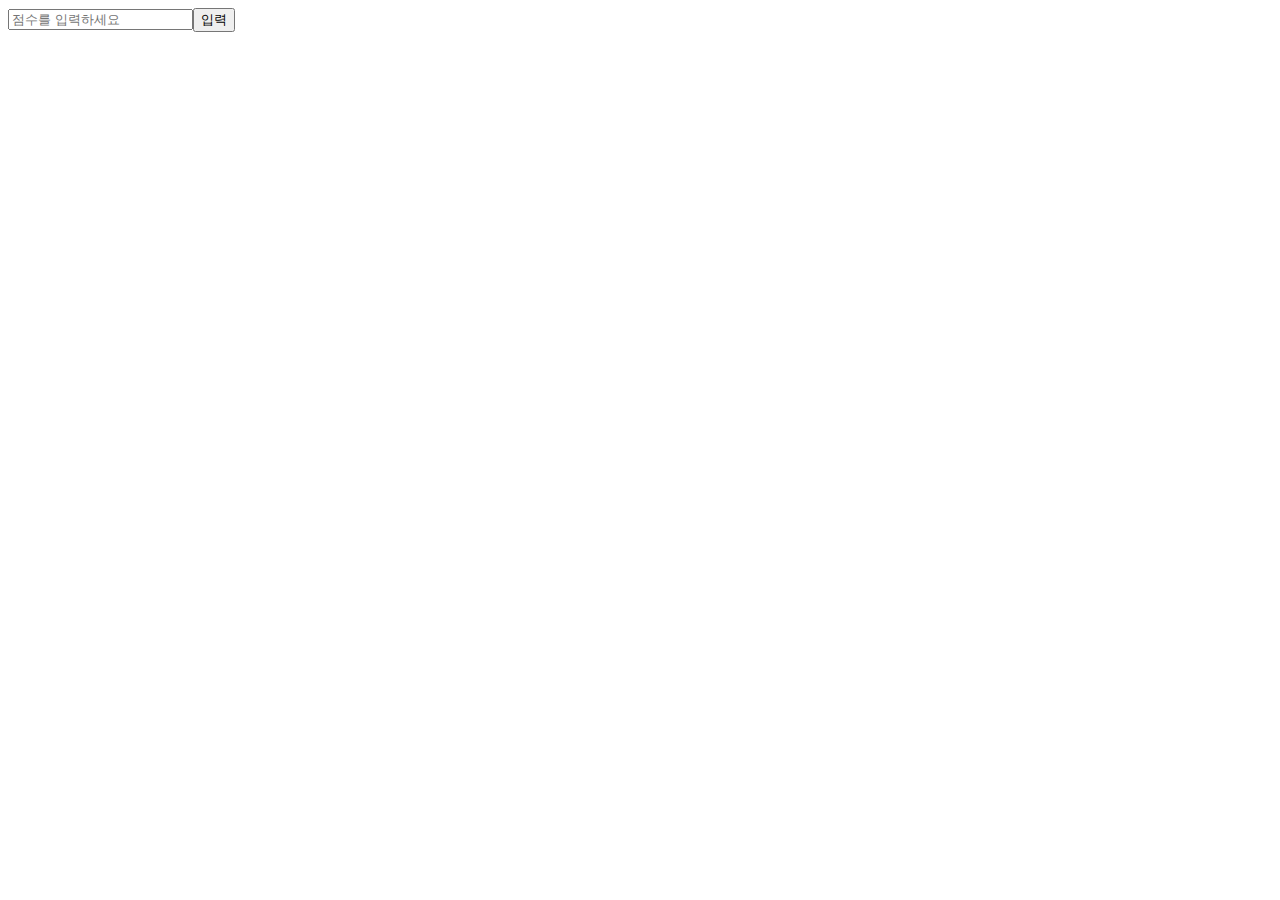
<file: index.html>
<!DOCTYPE html>
<html lang="en">
<head>
    <meta charset="UTF-8">
    <meta name="viewport" content="width=device-width, initial-scale=1.0">
    <title>Document</title>
    <style>
        .grade{
            font-size: 3vw;
            font-weight: bold;
        }
    </style>
</head>
<body>
    <div class="score"><input type="text" placeholder="점수를 입력하세요"><button type="button">입력</button></div>
    <p class="grade"></p>
    <script>
        const score = document.querySelector(".score input");
        const submit = document.querySelector(".score button");
        const grade = document.querySelector('.grade');

        submit.addEventListener('click',function(){
            gradeResult(score.value);
        })

        function gradeResult(value){
            grade.innerText = '';
            
            let pm = value%10;

            if(value == 100){
                grade.innerText = '+A';
                return;
            }else if(60 <= value ){
                if(0 <= pm && pm <= 2){
                    grade.innerText = '-';
                }else if(8 <= pm && pm <= 9 && value == 100){
                    grade.innerText = '+';
                }
            }

            if(90 <= value && value <= 100){
                grade.innerText += 'A';
            }else if(80 <= value && value <= 89){
                grade.innerText += 'B';
            }else if(70 <= value && value <= 79){
                grade.innerText += 'C';
            }else if(60 <= value && value <= 69){
                grade.innerText += 'D';
            }else if(0 <= value && value <= 59){
                grade.innerText += 'F';
            }else{
                grade.innerText = 'INVALID SCORE';
            }
            
        }
    </script>
</body>
</html>
</file>
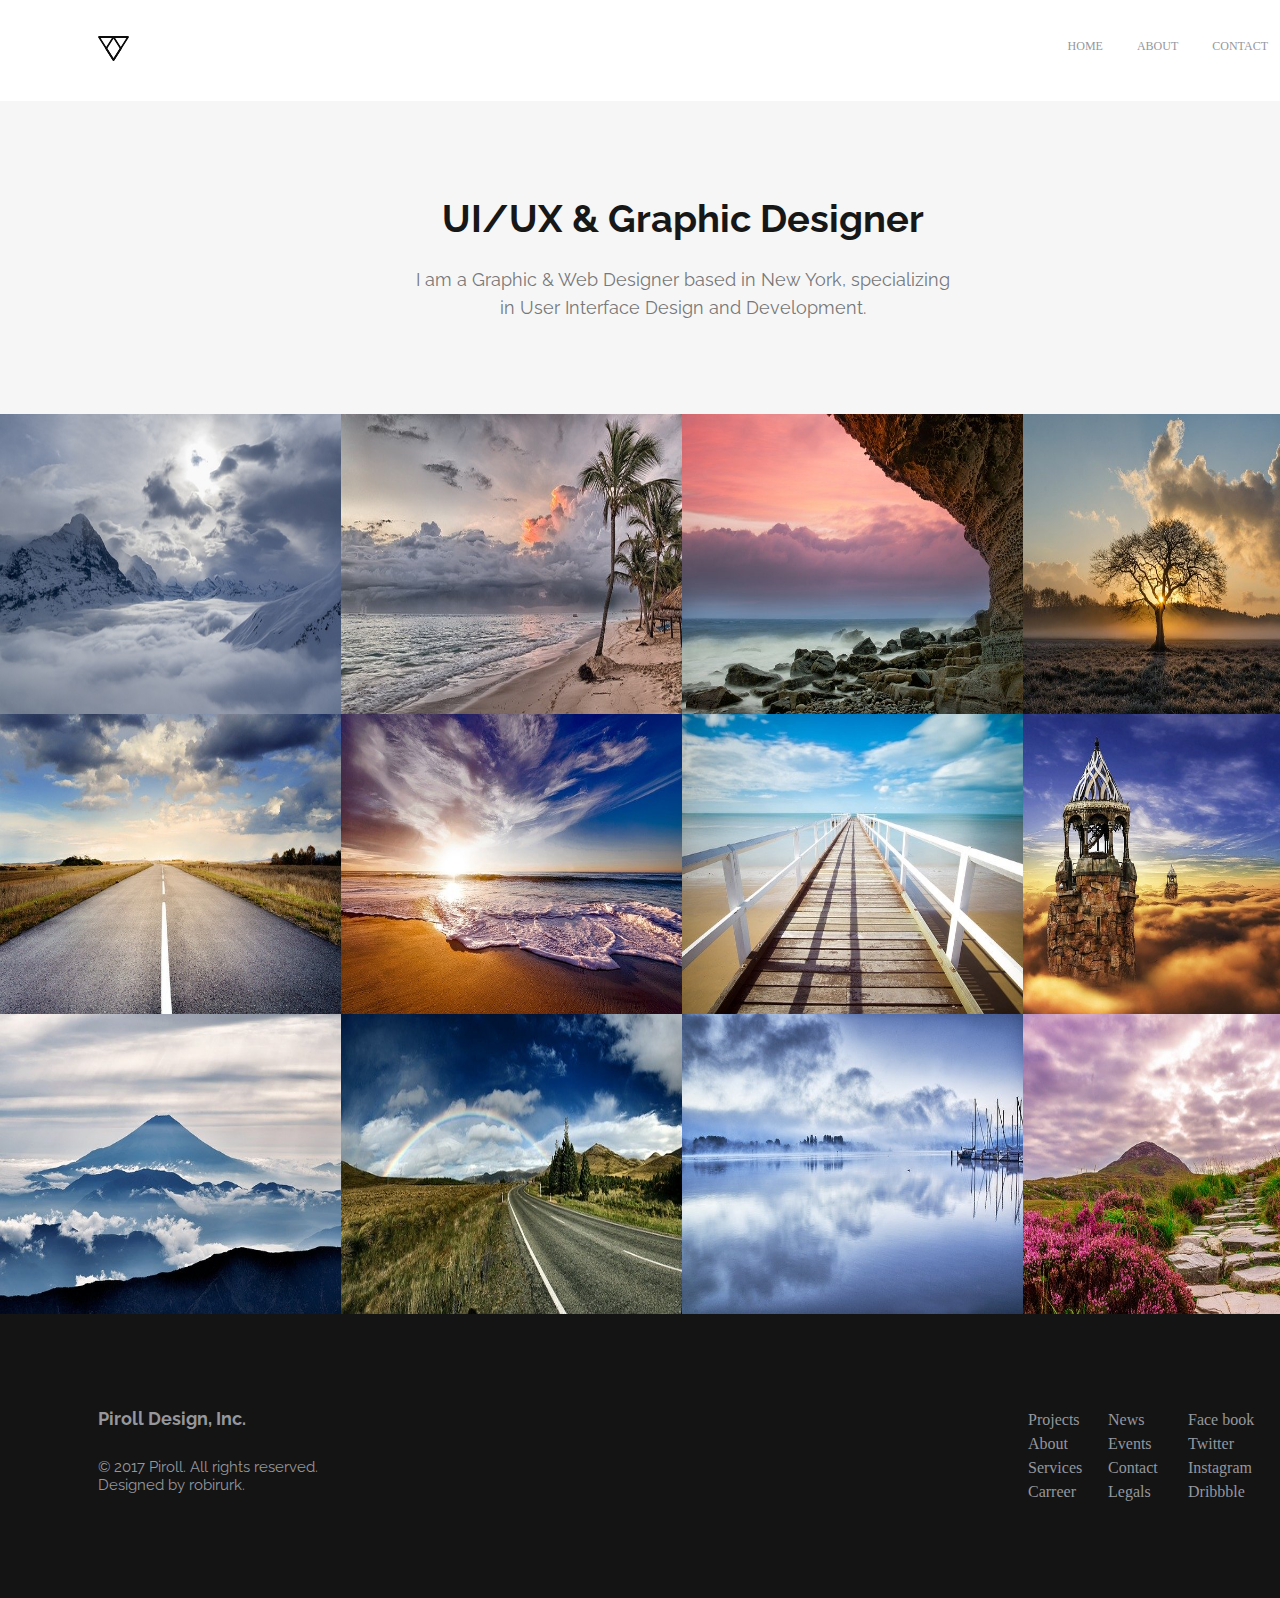
<file: html5_1step(+img,animation)/index.html>
<!DOCTYPE html>
<html lang="en">
    <head>
        <meta charset="UTF-8" />
        <title>Document</title>
        <link href="css/style.css" rel="stylesheet" />
    </head>

    <body>
        <div id="wrap">
            <header>
                <h1>
                    <a href="#"><img src="img/logo.png" alt=""/></a>
                </h1>
                <nav>
                    <ul>
                        <li><a href="#">home</a></li>
                        <li><a href="#">about</a></li>
                        <li><a href="#">contact</a></li>
                    </ul>
                </nav>
            </header>
            <section>
                <article class="visual">
                    <h2>UI/UX & Graphic Designer</h2>
                    <p>
                        I am a Graphic & Web Designer based in New York, specializing
                        <br />
                        in User Interface Design and Development.
                    </p>
                </article>
                <article class="box">
                    <ul>
                        <li><img src="img/img1.jpg" alt=""></li>
                        <li><img src="img/img2.jpg" alt=""></li>
                        <li><img src="img/img3.jpg" alt=""></li>
                        <li><img src="img/img4.jpg" alt=""></li>
                    </ul>
                    <ul>
                        <li><img src="img/img5.jpg" alt=""></li>
                        <li><img src="img/img6.jpg" alt=""></li>
                        <li><img src="img/img7.jpg" alt=""></li>
                        <li><img src="img/img8.jpg" alt=""></li>
                    </ul>
                    <ul>
                        <li><img src="img/img9.jpg" alt=""></li>
                        <li><img src="img/img10.jpg" alt=""></li>
                        <li><img src="img/img11.jpg" alt=""></li>
                        <li><img src="img/img12.jpg" alt=""></li>
                    </ul>
                </article>
            </section>
            <footer>
                <div>
                    <h2>Piroll Design, Inc.</h2>
                    <p>
                        &copy; 2017 Piroll. All rights reserved.<br />
                        Designed by robirurk.
                    </p>
                </div>
                <nav>
                    <ul>
                        <li>Projects</li>
                        <li>About</li>
                        <li>Services</li>
                        <li>Carreer</li>
                    </ul>
                    <ul>
                        <li>News</li>
                        <li>Events</li>
                        <li>Contact</li>
                        <li>Legals</li>
                    </ul>
                    <ul>
                        <li>Face book</li>
                        <li>Twitter</li>
                        <li>Instagram</li>
                        <li>Dribbble</li>
                    </ul>
                </nav>
            </footer>
        </div>
    </body>
</html>
</file>
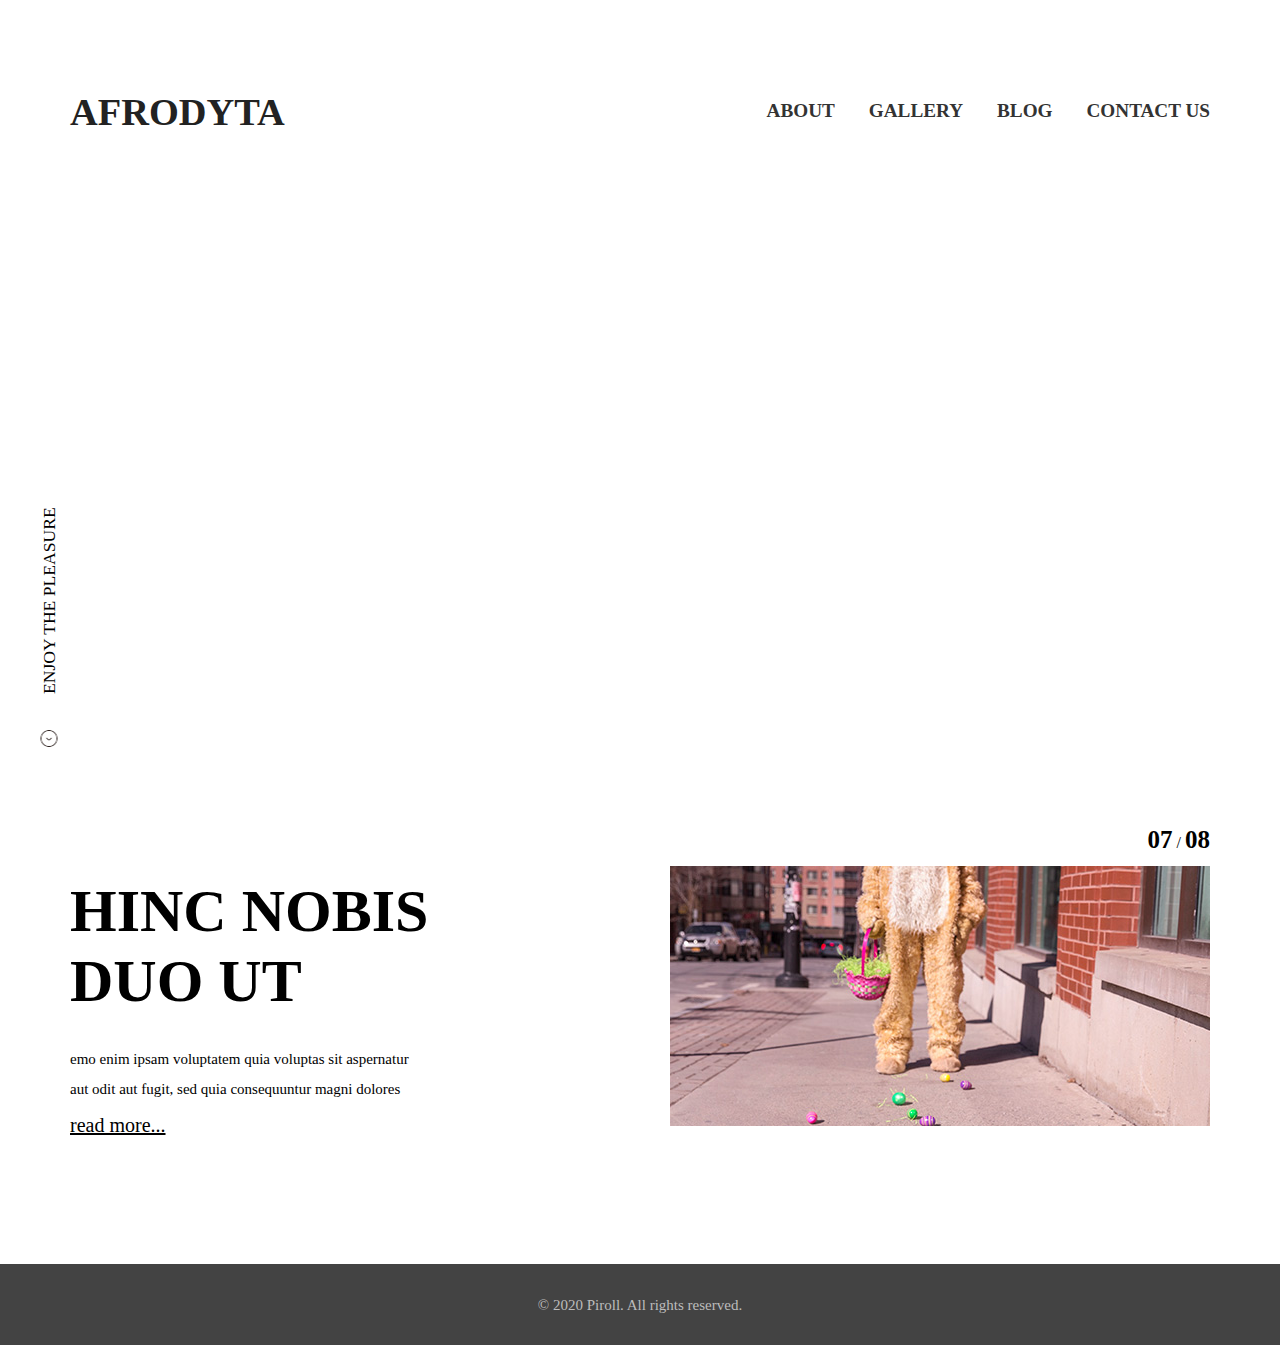
<file: html5_all_site2/index.html>
<!DOCTYPE html>
<html lang="en">
    <head>
        <meta charset="UTF-8" />
        <title>Document</title>
        <link href="css/style.css" rel="stylesheet" />
    <body>
        <header>
            <article>
                <h1>afrodyta</h1>
                <nav>
                    <a href="#">about</a>
                    <a href="#">gallery</a>
                    <a href="#">blog</a>
                    <a href="#">contact us</a>
                </nav>
            </article>
        </header>
        <section>
            <article class="spot">
                <figure>
                    <img src="img/img1.jpg" alt="">
                    <figcaption>
                        <span>free</span>
                        <span>template</span>
                    </figcaption>
                    
                </figure>
                <p>ENJOY THE PLEASURE</p>
            </article>
            <article class="spot2">
                <ul>
                    <li>
                        <div class="left">
                            <strong>Hinc nobis
                                duo ut
                            </strong>
                            <P>emo enim ipsam voluptatem quia voluptas sit aspernatur
                            aut odit aut fugit, sed quia consequuntur magni dolores </P>
                            <a href="#">read more...</a>
                            </div>
                        <div class="right">
                            <img src="img/img2.jpg" alt="">
                        </div>
                    </li>
                </ul>
                <div class="num">
                    <code>07</code> / <code>08</code>
                </div>
            </article>
        </section>
        <footer>
            <p>&copy; 2020 Piroll. All rights reserved.</p>
        </footer>
    </body>
</html>
</file>
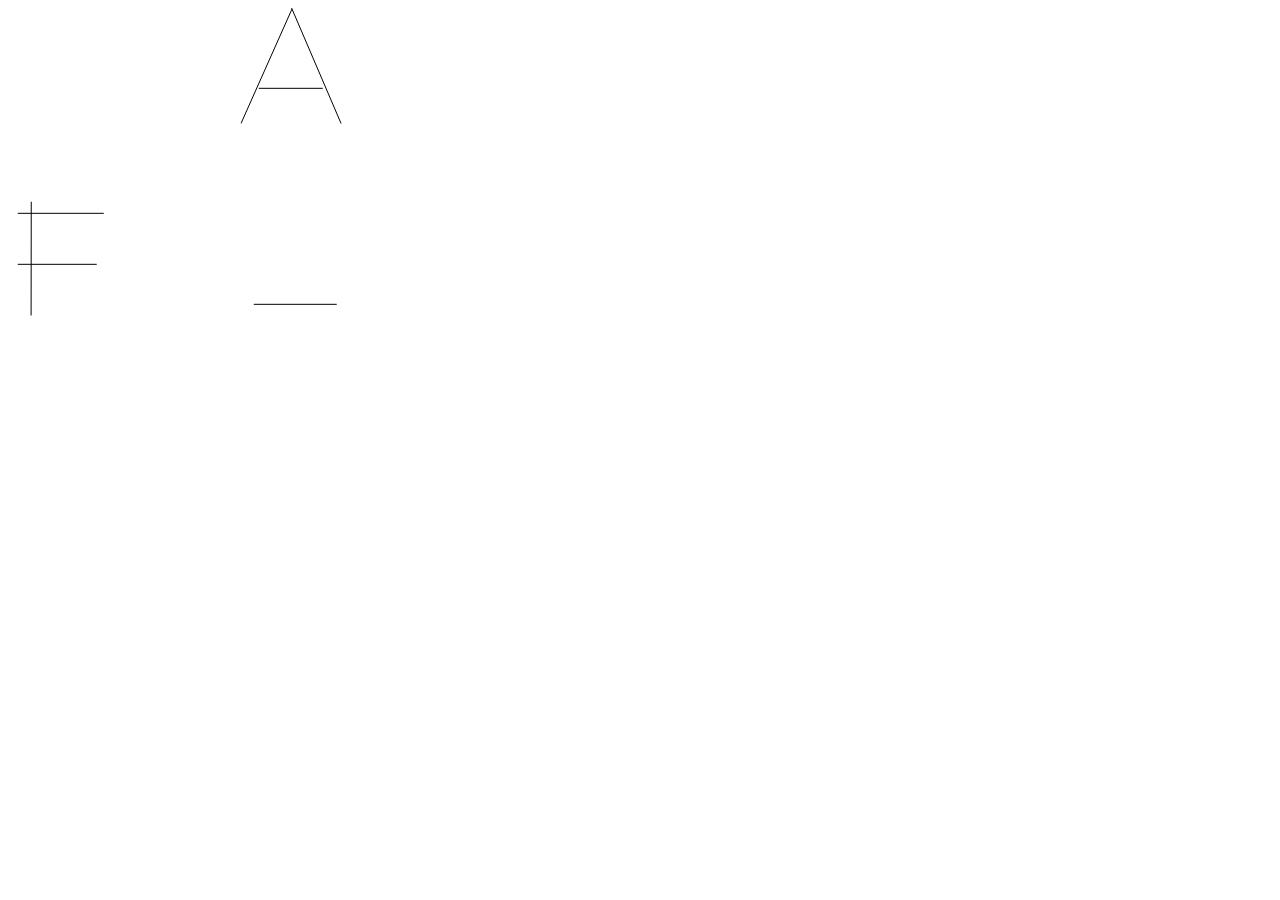
<file: svg/index.html>
<!DOCTYPE html>
<html lang="en">

<head>
    <meta charset="UTF-8">
    <meta name="viewport" content="width=device-width, initial-scale=1.0">
    <title>Document</title>
</head>

<body>
    <svg version="1.1" id="Layer_1" xmlns="http://www.w3.org/2000/svg" xmlns:xlink="http://www.w3.org/1999/xlink"
        x="0px" y="0px" width="560.759px" height="315.826px" viewBox="0 0 560.759 315.826"
        enable-background="new 0 0 560.759 315.826" xml:space="preserve">
        <line fill="none" stroke="#000000" stroke-miterlimit="10" x1="23.259" y1="193.745" x2="23.092" y2="307.493"/>
        <line fill="none" stroke="#000000" stroke-miterlimit="10" x1="9.759" y1="256.326" x2="88.759" y2="256.326"/>
        <line fill="none" stroke="#000000" stroke-miterlimit="10" x1="9.759" y1="205.326" x2="95.759" y2="205.326"/>
        <!-- l -->
        <line fill="none" stroke="#000000" stroke-miterlimit="10" x1="245.759" y1="296.326" x2="328.759" y2="296.326"/>
        <!-- <line fill="none" stroke="#000000" stroke-miterlimit="10" x1="258.259" y1="193.826" x2="258.259" y2="307.826"/> -->
        <!-- a -->
        <line stroke="#000000" stroke-miterlimit="10" x1="233.071" y1="115.326" x2="283.926" y2="1.158"/>
<line stroke="#000000" stroke-miterlimit="10" x1="333.092" y1="115.49" x2="283.592" y2="0"/>
<line fill="none" stroke="#000000" stroke-miterlimit="10" x1="314.759" y1="80.326" x2="250.759" y2="80.326"/>
   
    </svg>
</body>

</html>
</file>
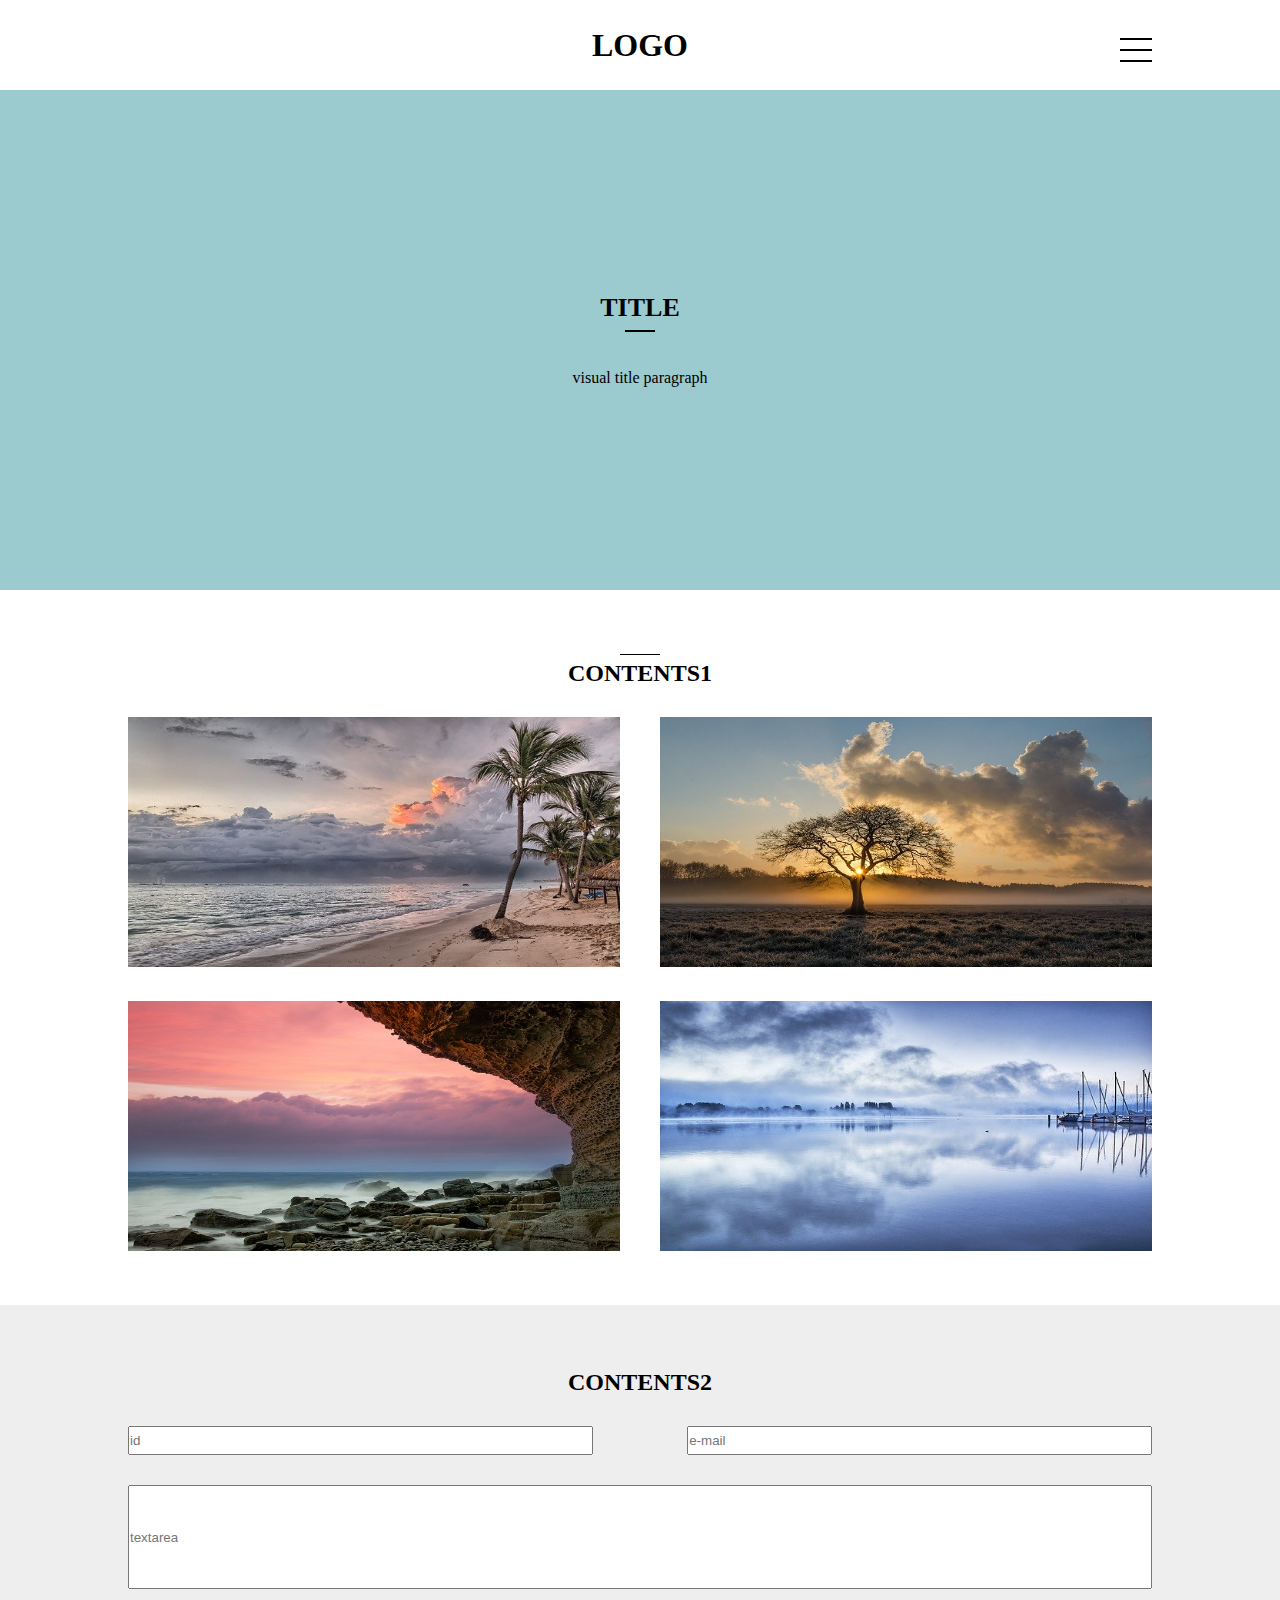
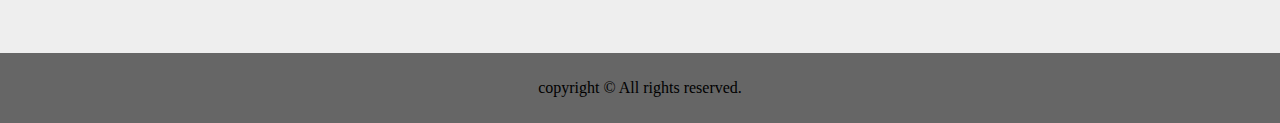
<file: test-ex/index.html>
<!DOCTYPE html>
<html lang="en">

<head>
    <meta charset="UTF-8">
    <meta name="viewport" content="width=device-width, initial-scale=1.0">
    <title>Document</title>
    <link rel="stylesheet" href="style.css">

</head>

<body>
    <div class="wrap">
        <header>
            <div class="head">
                <h1><a href="#">LOGO</a></h1>
                <div class="menu">
                    <span></span>
                    <span></span>
                    <span></span>
                </div>
            </div>
            <nav>
                <ul>
                    <li><a href="#">home</a></li>
                    <li><a href="#">about</a></li>
                    <li><a href="#">contact us</a></li>
                </ul>
            </nav>

        </header>
        <section class="visual">
            <div class="copy">
                <h2>TITLE</h2>
                <p>visual title paragraph</p>
            </div>
        </section>
        <section class="contents1">
            <h2>CONTENTS1</h2>
            <ul>
                <li>
                    <figure>
                        <img src="img/img_01.jpg" alt="">
                        <figcaption>
                            <p>contents figcaption</p>
                            <span>sns</span>
                        </figcaption>
                    </figure>
                </li>
                <li>
                    <figure>
                        <img src="img/img_02.jpg" alt="">
                        <figcaption>
                            <p>contents figcaption</p>
                            <span>sns</span>
                        </figcaption>
                    </figure>
                </li>
                <li>
                    <figure>
                        <img src="img/img_03.jpg" alt="">
                        <figcaption>
                            <p>contents figcaption</p>
                            <span>sns</span>
                        </figcaption>
                    </figure>
                </li>
                <li>
                    <figure>
                        <img src="img/img_04.jpg" alt="">
                        <figcaption>
                            <p>contents figcaption</p>
                            <span>sns</span>
                        </figcaption>
                    </figure>
                </li>
            </ul>
        </section>
        <section class="contents2">
            <h2>CONTENTS2</h2>
            <div class="inputBox">
                <input type="id" placeholder="id">
                <input type="email" placeholder="e-mail">
                <input type="textarea" placeholder="textarea">
            </div>
        </section>
        <footer>
            <p>copyright &copy; All rights reserved.</p>
        </footer>
    </div>
    <script>
        const menu = document.querySelector(".menu");
        const nav = document.querySelector("header nav");
        const header = document.querySelector("header");
        const visual = document.querySelector(".visual");
        menu.addEventListener("click", function () {
            nav.classList.add("active");
            this.style.zIndex = "1000000";
            visual.style.transform = "scale(0.9)";
        });
        nav.addEventListener("click", function () {
            this.classList.remove("active");
            visual.style.transform = "scale(1)"
        });
        window.addEventListener("scroll", function () {
            if (window.scrollY != 0) {
                header.classList.add("active");
            } else {
                header.classList.remove("active");
            }

        });
    </script>
</body>

</html>
</file>
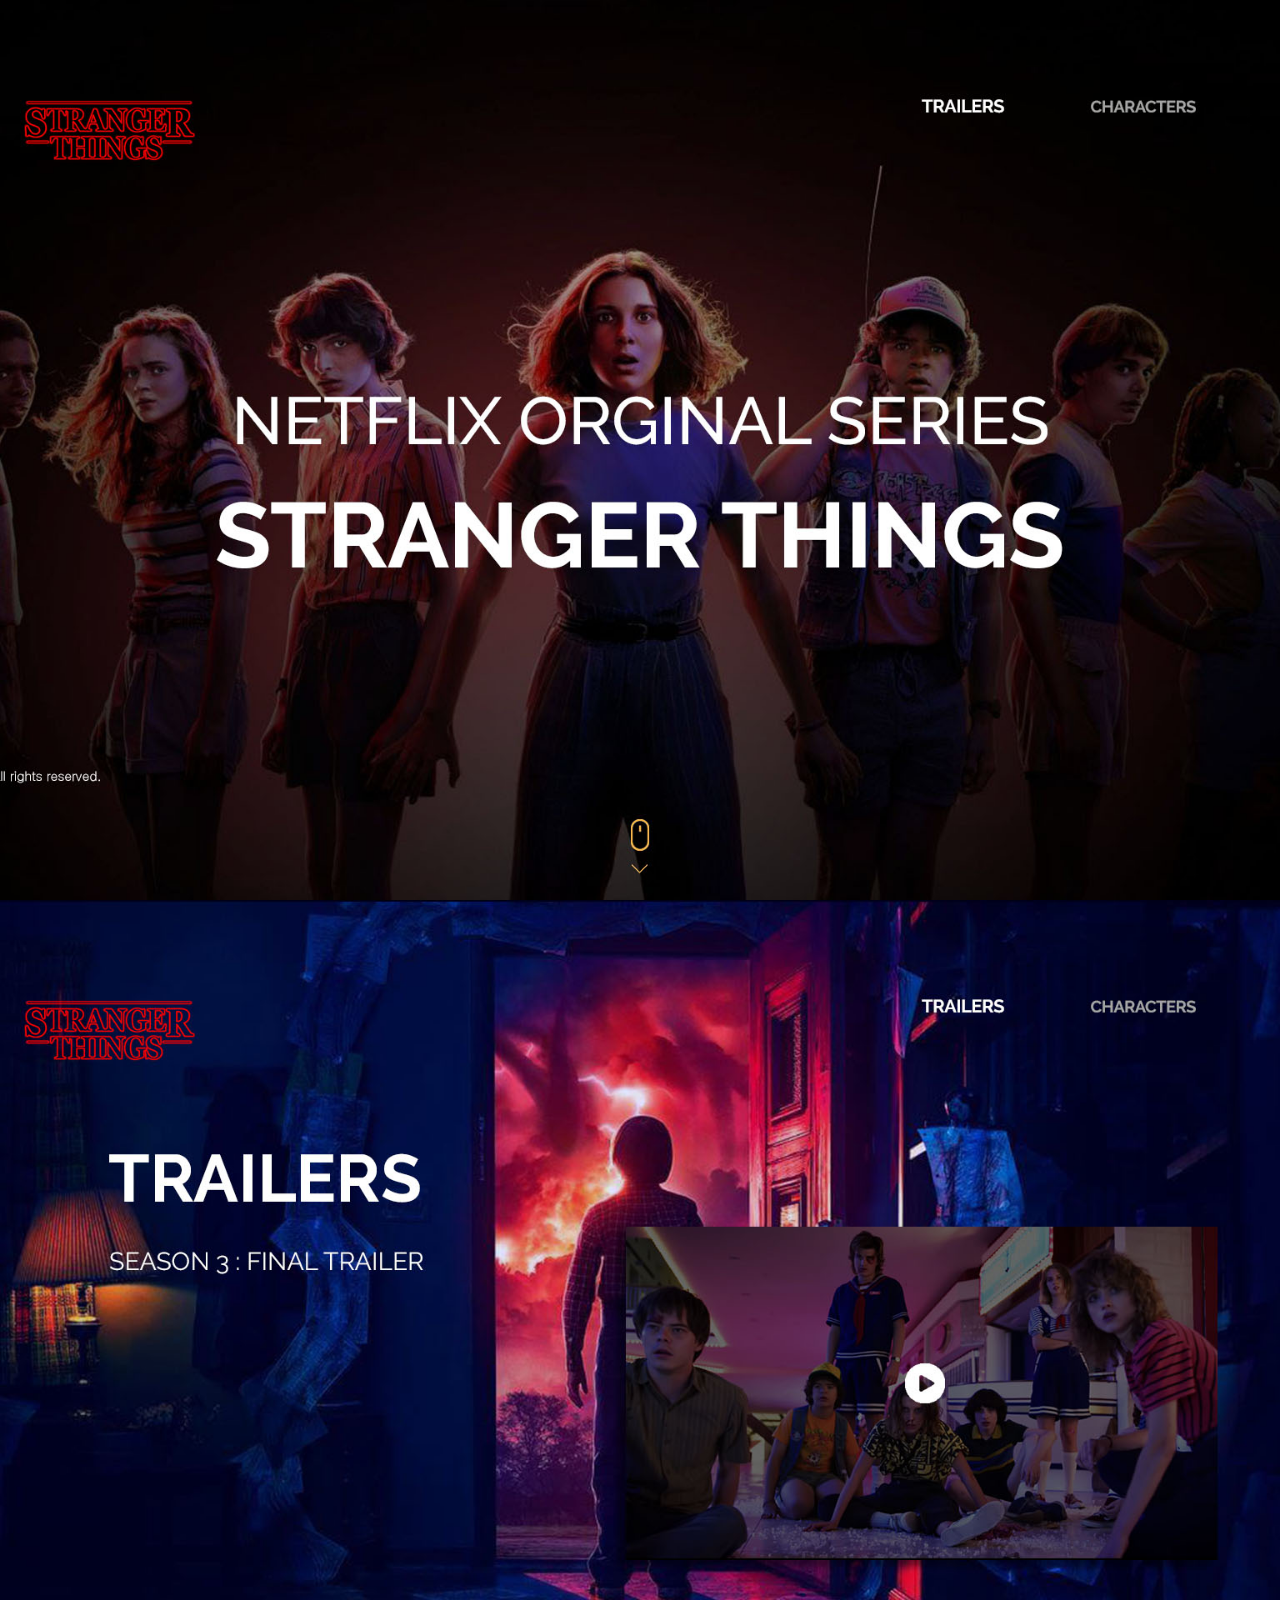
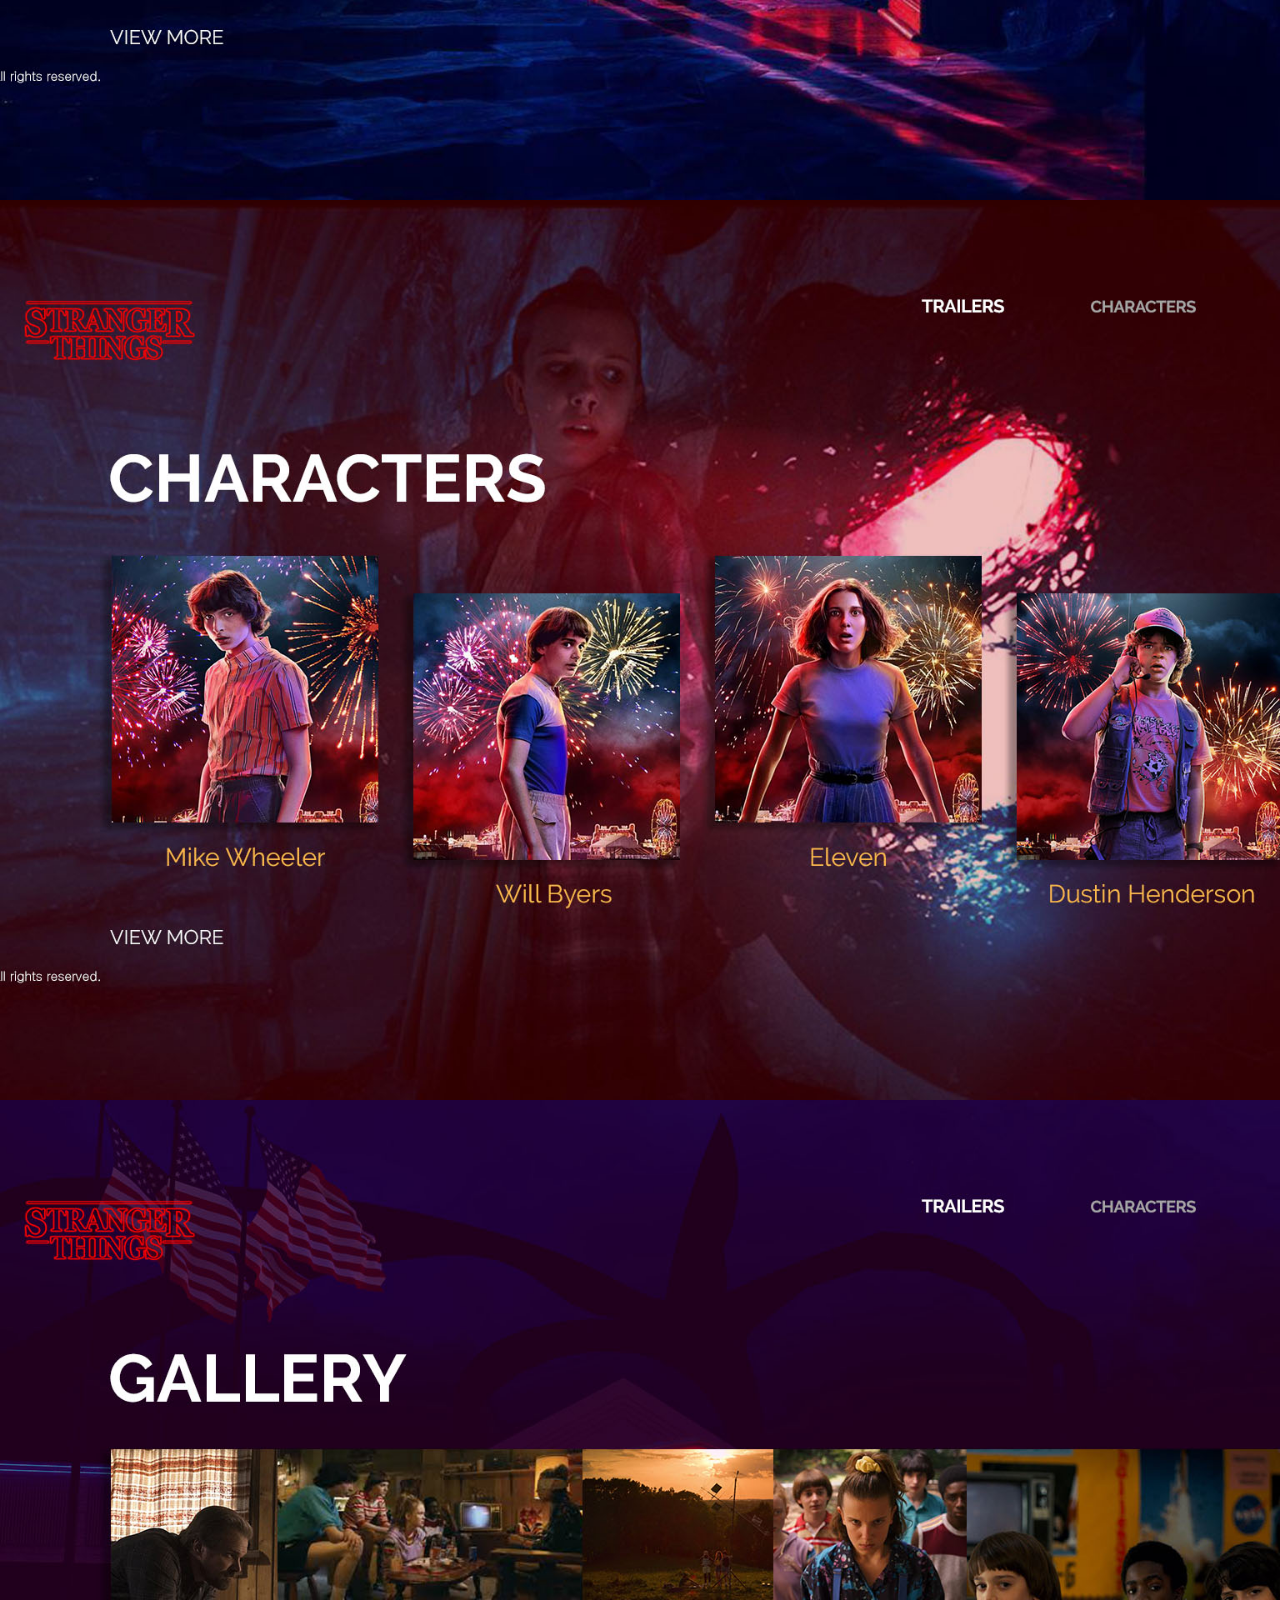
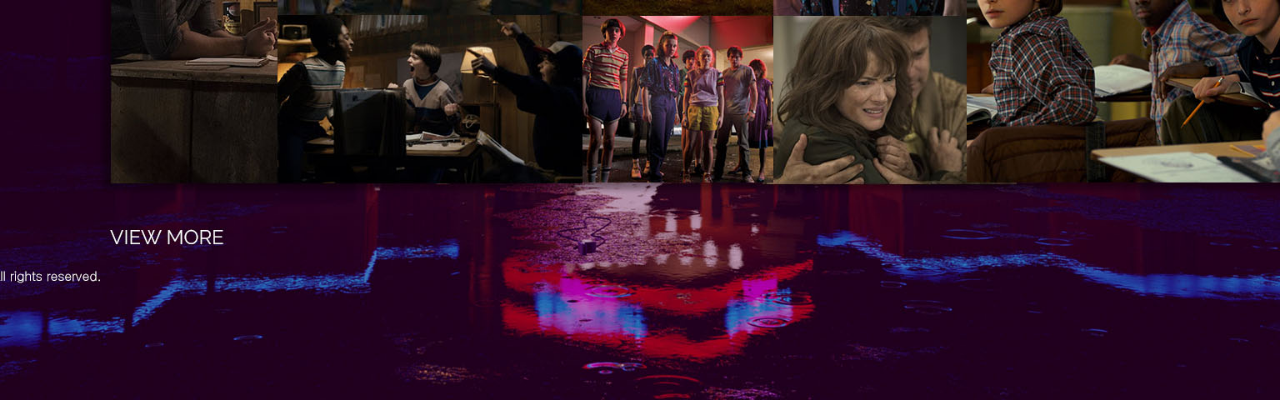
<file: test-기묘한이야기/index.html>
<!DOCTYPE html>
<html lang="en">
    <head>
        <meta charset="UTF-8" />
        <title>Document</title>
        <style>
            *{
                margin: 0;
                padding: 0;
            }
            .wrap{
                width: 100%;
            }
            .wrap>div{
                width: 100%;
                height: 100vh;
            }
            .wrap>div:nth-of-type(1){
                background: url("img/img (2).jpg");
                background-repeat: no-repeat;
                background-size: cover;
                background-position: center center;
            }
            .wrap>div:nth-of-type(2){
                background: url("img/img (3).jpg");
                background-repeat: no-repeat;
                background-size: cover;
                background-position: center center;
            }
            .wrap>div:nth-of-type(3){
                background: url("img/img (4).jpg");
                background-repeat: no-repeat;
                background-size: cover;
                background-position: center center;
            }
            .wrap>div:nth-of-type(4){
                background: url("img/img (1).jpg");
                background-repeat: no-repeat;
                background-size: cover;
                background-position: center center;
            }
        </style>
    </head>

    <body>
        <div class="wrap">
            <div></div>
            <div></div>
            <div></div>
            <div></div>
        </div>
    </body>
</html>
</file>
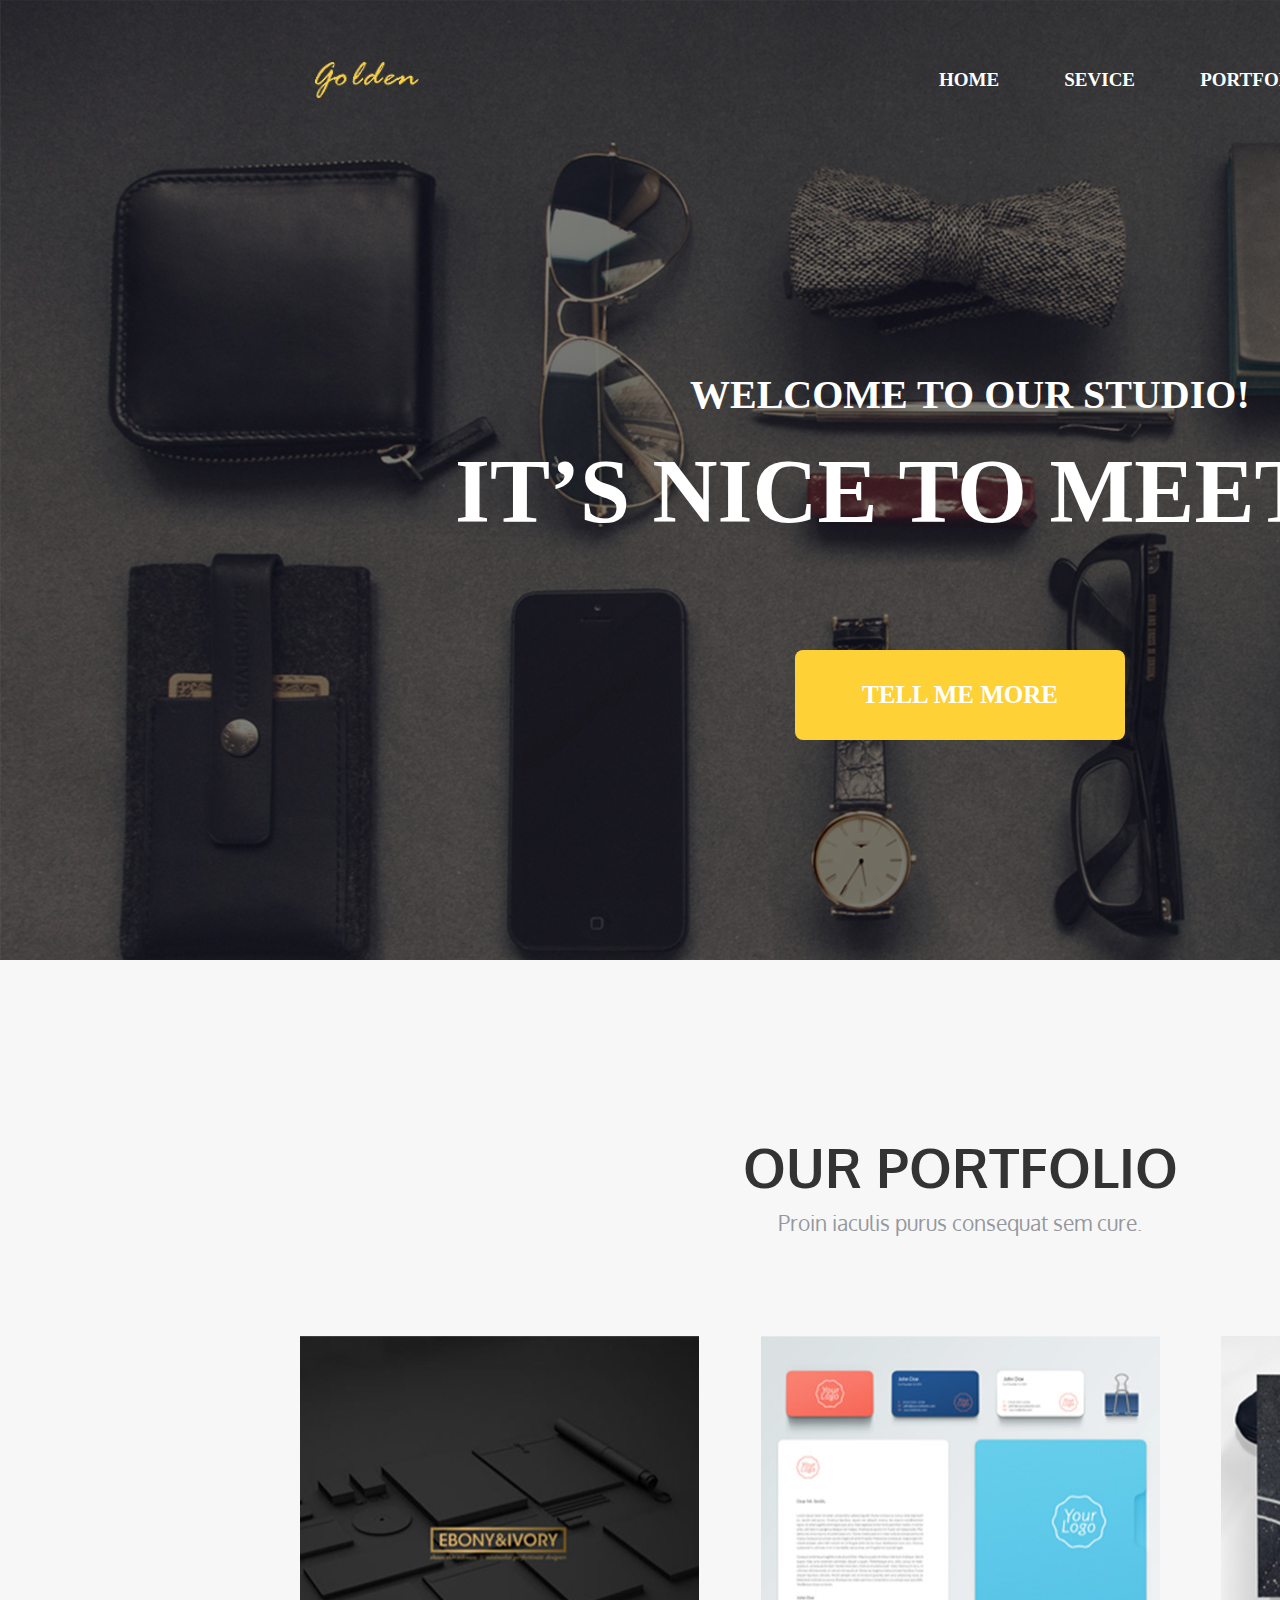
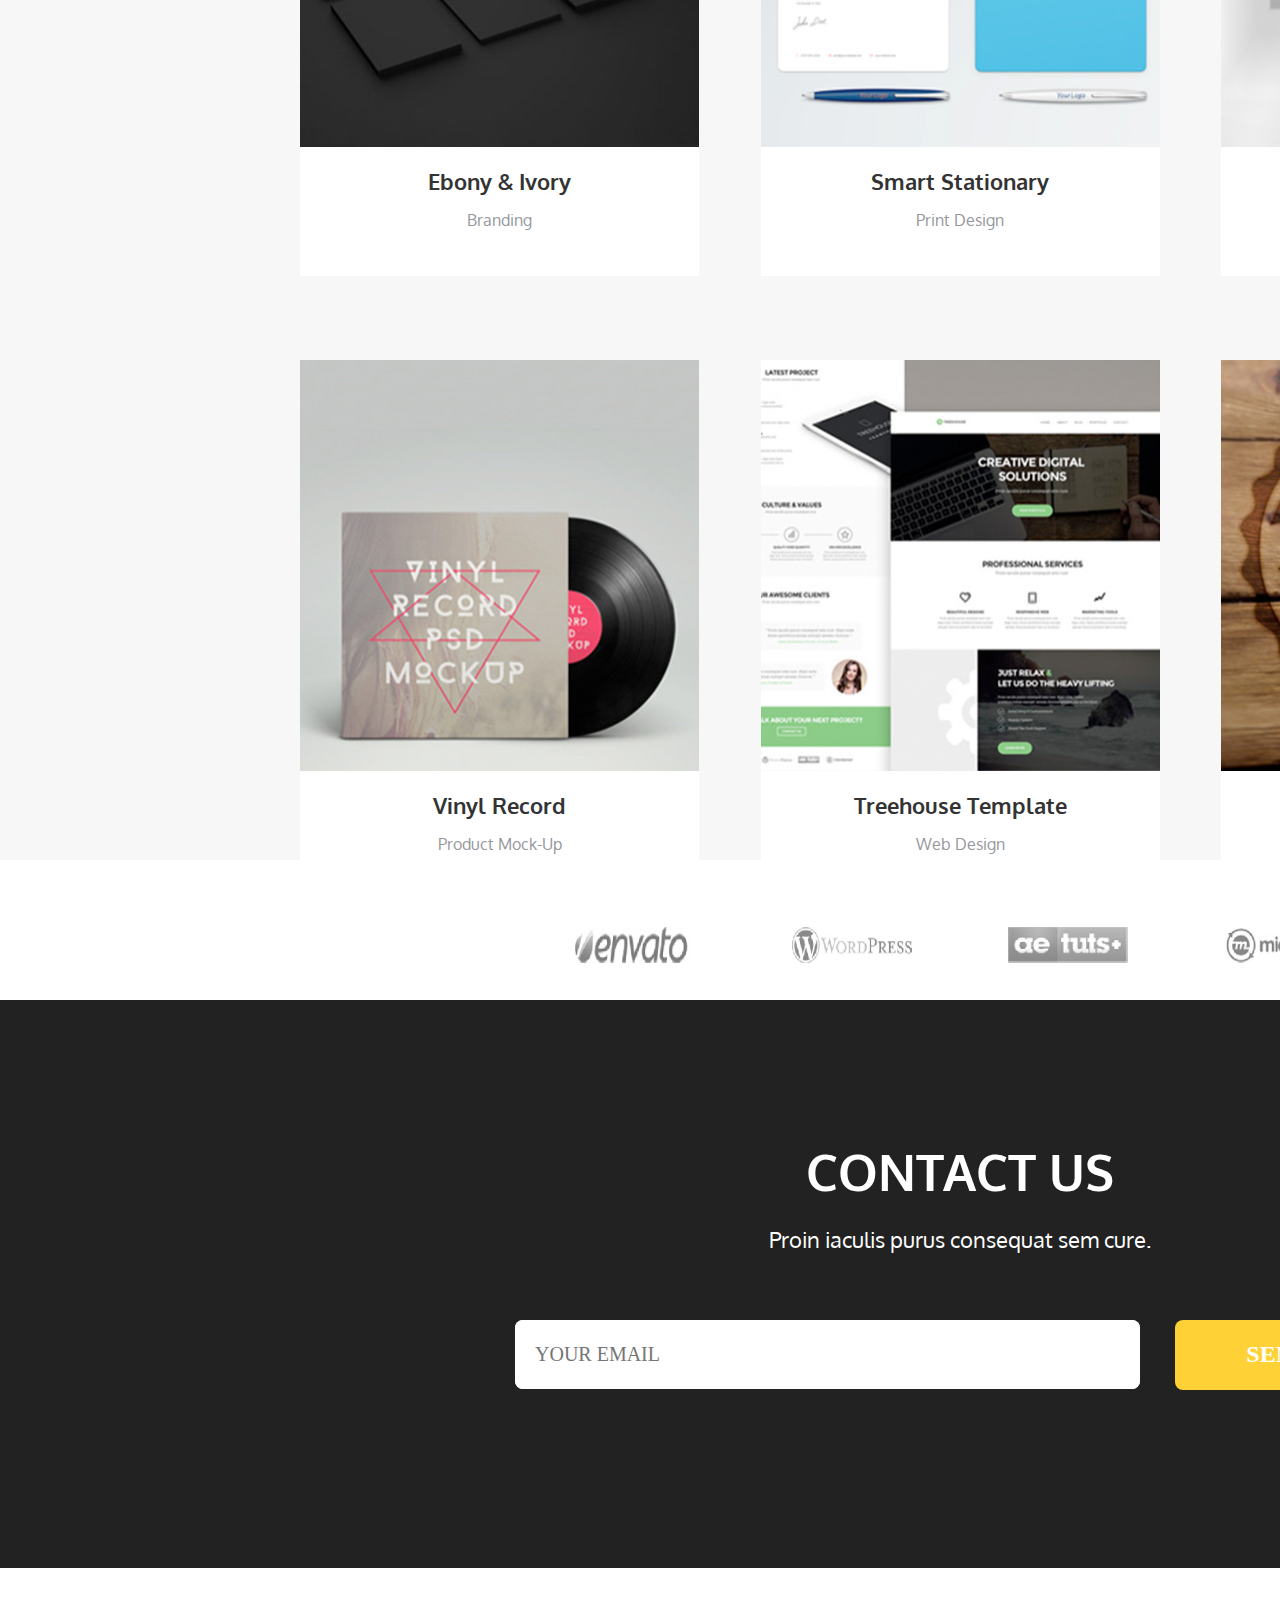
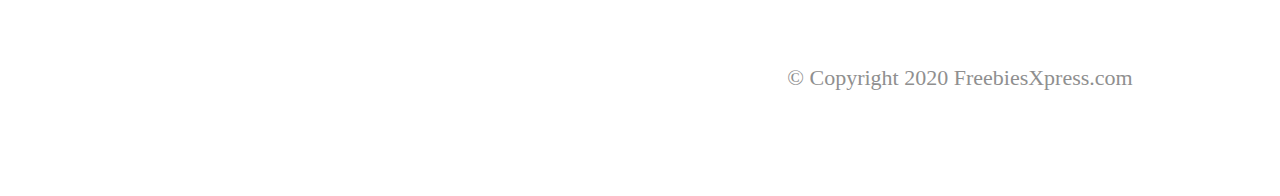
<file: 구현평가exam/index.html>
<!DOCTYPE html>
<html lang="en">
    <head>
        <meta charset="UTF-8" />
        <meta name="viewport" content="width=device-width, initial-scale=1.0" />
        <meta http-equiv="X-UA-Compatible" content="ie=edge" />

        <title>exam</title>
        <link rel="stylesheet" href="css/style.css" />
    </head>
    <body>
        <div id="wrap">
            <header>
                <nav>
                    <a href="#"><img src="img/logo.png" alt=""/></a>
                    <ul>
                        <li><a href="#">home</a></li>
                        <li><a href="#">sevice</a></li>
                        <li><a href="#">portfolio</a></li>
                        <li><a href="#">about</a></li>
                        <li><a href="#">contact</a></li>
                    </ul>
                </nav>
            </header>
            <section>
                <article class="visual">
                    <span></span>
                    <h2>Welcome To Our Studio!</h2>
                    <h1>It’s nice to Meet you</h1>
                    <a href="#">Tell Me More</a>
                </article>
                <article class="portfolio">
                    <h3>Our portfolio</h3>
                    <p>Proin iaculis purus consequat sem cure.</p>
                    <ul>
                        <li>
                            <a href="#">
                                <div class="portImg">
                                    <img src="img/img1.jpg" alt="" />
                                </div>
                                <div class="text">
                                    <p>Ebony & Ivory</p>
                                    <span>Branding</span>
                                </div>
                            </a>
                        </li>
                        <li>
                            <a href="#">
                                <div class="portImg">
                                    <img src="img/img2.jpg" alt="" />
                                </div>
                                <div class="text">
                                    <p>Smart Stationary</p>
                                    <span>Print Design</span>
                                </div>
                            </a>
                        </li>
                        <li>
                            <a href="#">
                                <div class="portImg">
                                    <img src="img/img3.jpg" alt="" />
                                </div>
                                <div class="text">
                                    <p>Clever Poster</p>
                                    <span>Print Design</span>
                                </div>
                            </a>
                        </li>
                        <li>
                            <a href="#">
                                <div class="portImg">
                                    <img src="img/img4.jpg" alt="" />
                                </div>
                                <div class="text">
                                    <p>Vinyl Record</p>
                                    <span>Product Mock-Up</span>
                                </div>
                            </a>
                        </li>
                        <li>
                            <a href="#">
                                <div class="portImg">
                                    <img src="img/img5.jpg" alt="" />
                                </div>
                                <div class="text">
                                    <p>Treehouse Template</p>
                                    <span>Web Design</span>
                                </div>
                            </a>
                        </li>
                        <li>
                            <a href="#">
                                <div class="portImg">
                                    <img src="img/img6.jpg" alt="" />
                                </div>
                                <div class="text">
                                    <p>Burned Logo</p>
                                    <span>Branding</span>
                                </div>
                            </a>
                        </li>
                    </ul>
                </article>
                <nav>
                    <ul>
                        <li>
                            <a href="#"><img src="img/logo1.jpg" alt=""/></a>
                        </li>
                        <li>
                            <a href="#"><img src="img/logo2.jpg" alt=""/></a>
                        </li>
                        <li>
                            <a href="#"><img src="img/logo3.jpg" alt=""/></a>
                        </li>
                        <li>
                            <a href="#"><img src="img/logo4.jpg" alt=""/></a>
                        </li>
                    </ul>
                </nav>
                <article class="contact">
                    <h2>Contact us</h2>
                    <p>Proin iaculis purus consequat sem cure.</p>
                    <div class="textBox">
                        <div class="emilBox">
                            <input type="text" placeholder="YOUR EMAIL" />
                        </div>
                        <a href="#">SEND MESSAGE</a>
                    </div>
                </article>
            </section>
            <footer>
                <p>&COPY; Copyright 2020 FreebiesXpress.com</p>
            </footer>
        </div>
    </body>
</html>
</file>
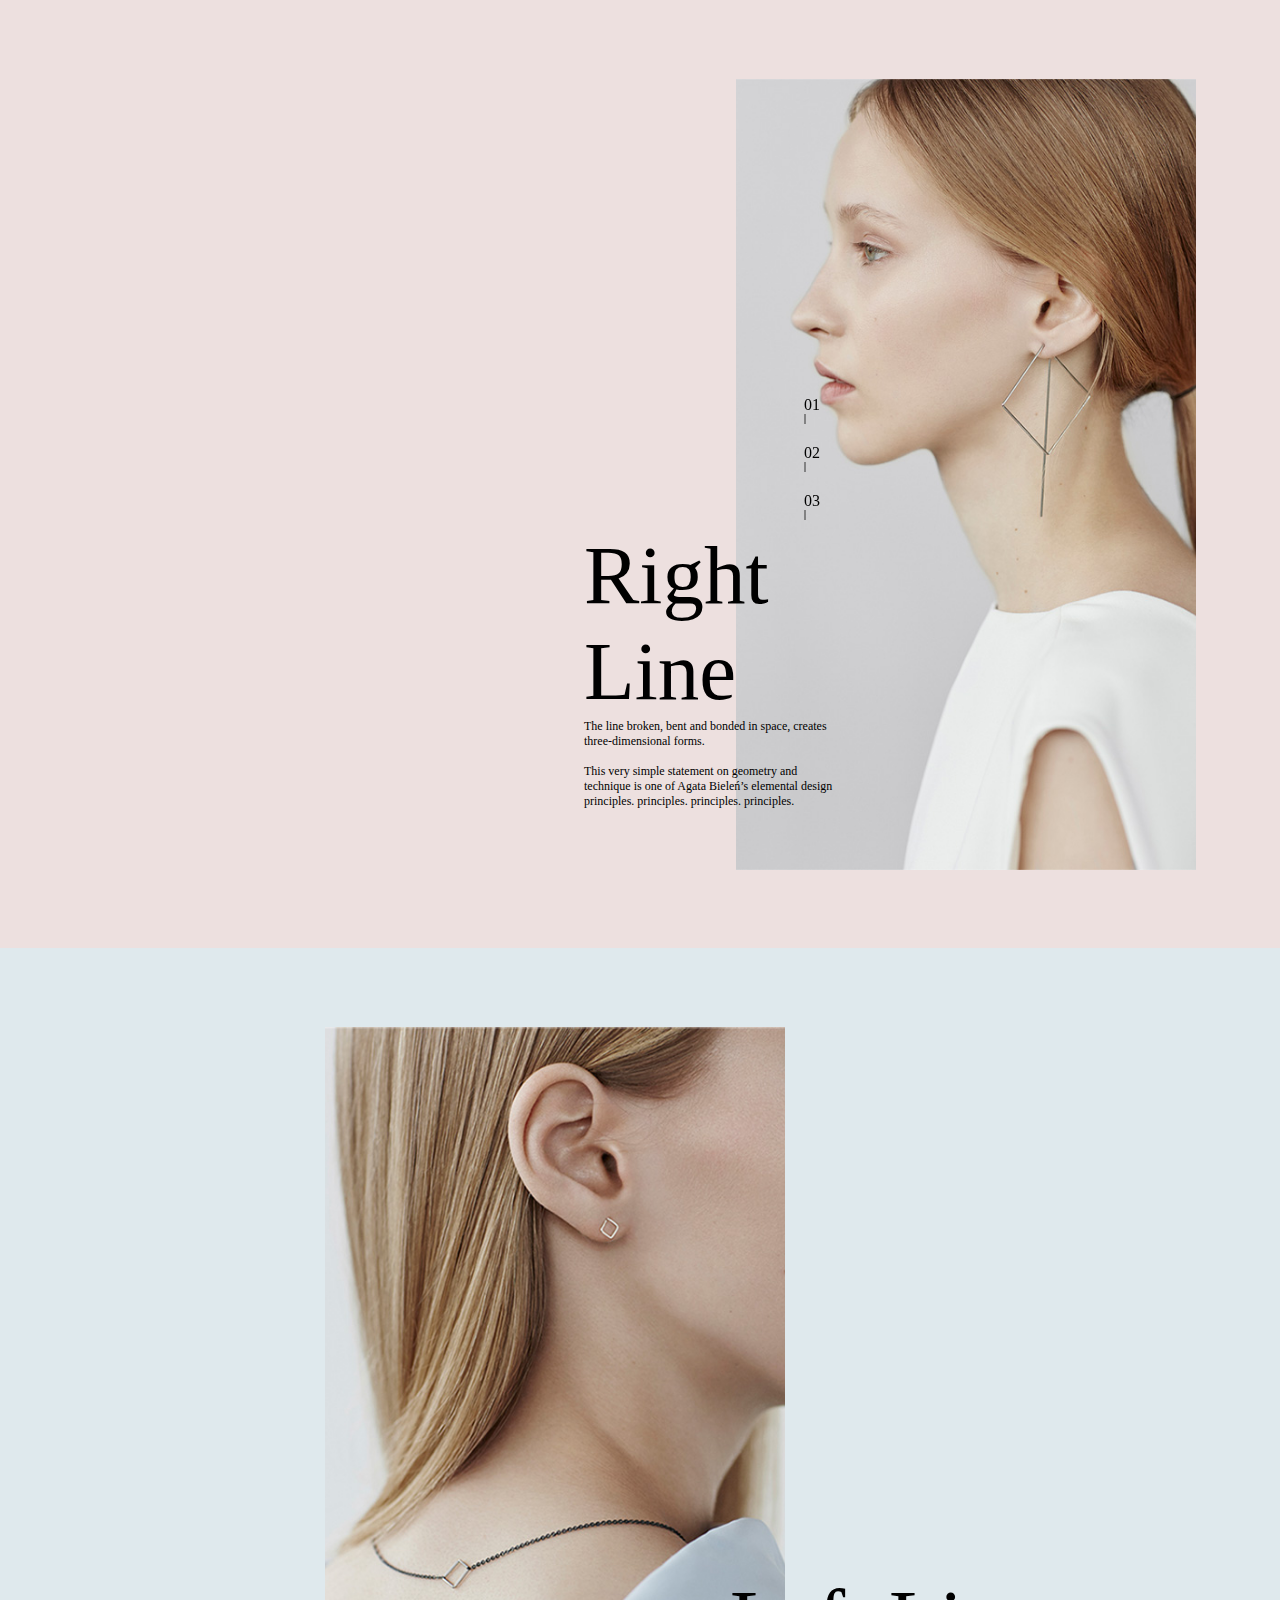
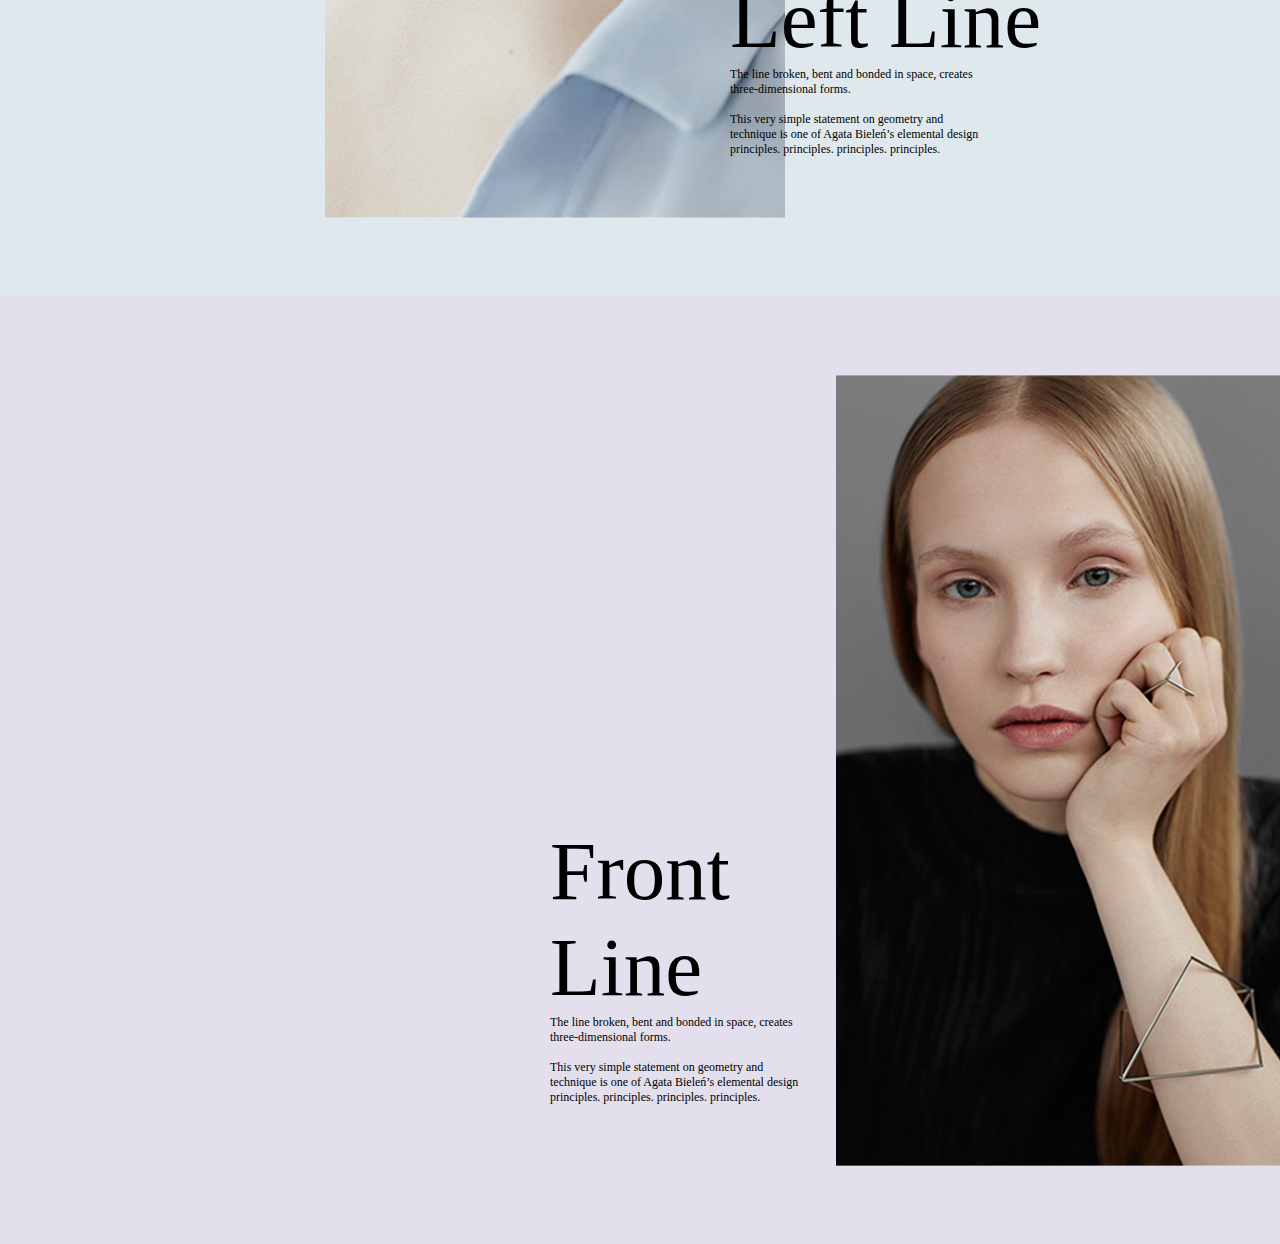
<file: contents_0129/contents_0129.html>
<!DOCTYPE html>
<html lang="ko">
    <head>
        <meta charset="UTF-8" />
        <title>Document</title>
        <link rel="stylesheet" href="css/style.css" />
    </head>

    <body>
        <section>
            <article id="container1">
                <a href="#"><img src="img/con1.jpg" alt=""/></a>
                <div class="text">
                    <h1>Right Line</h1>
                    <p>
                        The line broken, bent and bonded in space, creates
                        <br />
                        three-dimensional forms. <br /><br />
                        This very simple statement on geometry and <br />
                        technique is one of Agata Bieleń’s elemental design <br />
                        principles. principles. principles. principles.
                    </p>
                </div>
            </article>
            <article id="container2">
                <a href="#"><img src="img/con2.jpg" alt=""/></a>
                <div class="text">
                    <h1>Left Line</h1>
                    <p>
                        The line broken, bent and bonded in space, creates
                        <br />
                        three-dimensional forms. <br /><br />
                        This very simple statement on geometry and <br />
                        technique is one of Agata Bieleń’s elemental design <br />
                        principles. principles. principles. principles.
                    </p>
                </div>
            </article>
            <article id="container3">
                <a href="#"><img src="img/con3.jpg" alt=""/></a>
                <div class="text">
                    <h1>Front Line</h1>
                    <p>
                        The line broken, bent and bonded in space, creates
                        <br />
                        three-dimensional forms. <br /><br />
                        This very simple statement on geometry and <br />
                        technique is one of Agata Bieleń’s elemental design <br />
                        principles. principles. principles. principles.
                    </p>
                </div>
            </article>
        </section>
        <ul class="num">
            <li><a href="#container1">01</a></li>
            <li><a href="#container2">02</a></li>
            <li><a href="#container3">03</a></li>
        </ul>
    </body>
</html>
</file>
<file: html5_1step(+img,animation)/css/style.css>
@import url("common.css");
@import url("https://fonts.googleapis.com/css?family=Raleway&display=swap");
#wrap {
    width: 1366px;
    margin: 0 auto;
}

header {
    width: 100%;
    margin: 0 auto;
    padding: 36px 98px;
    display: flex;
    justify-content: space-between;
}
header h1 {
    align-items: center;
}
header h1 a {
    animation: rotate 3s linear infinite;
}
@keyframes rotate{
    from{transform: rotateY(180deg);}
    to{transform: rotateY(-180deg)}
}
header h1 a img {
    width: 31px;
    height: 25px;
}
header nav {
}
header nav ul {
}
header nav ul li {
    display: inline-block;
    text-transform: uppercase;
    margin-left: 30px;
}
header nav ul li:hover a {
    color: #21bfb9;
}
header nav ul li a {
    font-size: 12px;
    position: relative;
}
header nav ul li a:after {
    content: "";
    background: #21bfb9;
    width: 0%;
    height: 2px;
    position: absolute;
    left: 50%;
    bottom: -3px;
    opacity: 0;
    transition: 0.3s;
}
header nav ul li a:hover:after {
    opacity: 1;
    left: 0;
    width: 100%;
}

section {
    width: 100%;
    position: relative;
}
section article {
}
section .visual {
    height: 313px;
    text-align: center;
    background: #f6f6f6;
}

section article h2 {
    font-family: "Raleway", sans-serif;
    font-size: 38px;
    color: #171717;
    padding-top: 95px;
    transition: 1.5s;
}
section article p {
    font-family: "Raleway", sans-serif;
    font-size: 18px;
    color: #787878;
    padding: 25px 0 95px;
    line-height: 28px;
}
section .visual:hover h2 {
    font-size: 48px;
    color: #21bfb9;
}

section .box {
    width: 100%;
    display: flex;
    flex-wrap: wrap;
}
section article ul {
    font-size: 0;
}
section article ul li {
    display: inline-block;
    width: 341px;
    height: 300px;
    position: relative;
    overflow: hidden;
}

section article ul:nth-of-type(2n) {
    display: flex;
    flex-direction: row-reverse;
}

section article ul li:nth-of-type(odd) {
    background: #ddd;
}
section article ul li:nth-of-type(even) {
    background: #666
}
section article ul li img{
    width: 100%;
    height: 100%;
    transition: 1s;
}
section article ul li:after {
    content: '';
    display: block;
    width: 100%;
    height: 100%;
    position: absolute;
    left: 0;
    top: 0;
    background: #21bfb9 url(../img/eye.png) no-repeat center;
    opacity: 0;
    transition: 0.3s;
}
section article ul li:hover:after{
    opacity: 0.7;
}
section article ul li:hover img{
    transform: scale(1.5);
}

footer {
    width: 100%;
    color: #fff;
    background: #141414;
    display: flex;
    justify-content: space-between;
    flex-wrap: wrap;
    padding: 94px 98px;
}
footer div {
    height: 86px;
    display: flex;
    flex-direction: column;
    justify-content: space-between;
}
footer h2 {
    font-family: "Raleway", sans-serif;
    font-size: 18px;
}
footer p {
    font-family: "Raleway", sans-serif;
    font-size: 15px;
}
footer nav {
    display: flex;
    justify-content: space-between;
}
footer nav ul {
    width: 80px;
}
footer nav ul li {
    padding: 3px 0;
}
</file>
<file: html5_all_site2/css/style.css>
@import url("common.css");
header {
}
header article {
    width: 1140px;
    margin: 0 auto;
    display: flex;
    justify-content: space-between;
    align-items: center;
    padding: 90px 0 80px 0;
    text-transform: uppercase;
}
header article h1 {
    font-size: 2.4em;
    color: #222;
}
header article nav {
}
header article nav a {
    font-size: 1.2em;
    font-weight: 600;
    color: #333;
    margin-left: 30px;
}
header article nav a::after {
    content: "";
    width: 0;
    height: 3px;
    display: block;
    background: #333;
    transition: 0.5s;
    margin: 0 auto;
}
header article nav a:hover:after {
    width: 100%;
}

section {
    width: 1140px;
    margin: 0 auto;
}
section .spot {
    position: relative;
    width: 100%;
}
section .spot figure {
    position: relative;
    overflow: hidden;
}
section .spot figure img {
    width: 100%;

    opacity: 0;

    animation: spot 1.2s forwards;
}
@keyframes spot {
    20% {
        transform: scale(1.5);
    }
    50% {
        transform: scale(0.9);
    }
    100% {
        transform: scale(1);
        opacity: 1;
    }
}
section .spot figure figcaption {
    position: absolute;
    left: 0;
    top: 0;
    width: 100%;
    height: 100%;
    display: flex;
    justify-content: center;
    align-items: center;
    flex-direction: column;
}
section .spot figure figcaption span {
    text-transform: uppercase;
    color: #fff;
    font-size: 5.4em;
    font-weight: bold;
    text-shadow: 0 0 10px rgba(0, 0, 0, 0.6);
    overflow: hidden;
    height: 100px;
    padding-top: 100px;
    /* transition: padding 0.5s; */
    /* animation: txt 0.5s.5s alternate-reverse infinite; */
}
section .spot figure figcaption span:nth-of-type(1) {
    animation: txt 0.7s.5s forwards;
}
section .spot figure figcaption span:nth-of-type(2) {
    animation: txt 0.7s.9s forwards;
}
@keyframes txt {
    0% {
        color: royalblue;
    }
    50% {
        color: royalblue;
    }
    100% {
        padding-top: 0;
    }
}
/* section .spot figure:hover figcaption span {
    padding-top: 0;
}
section .spot figure figcaption span:nth-of-type(2) {
    transition-delay: 0.15s;
} */
section .spot p {
    position: absolute;
    left: 0;
    bottom: 0;
    font-size: 1.1em;
    color: #000;
    transform: rotate(-90deg) translateY(-150%);
    transform-origin: 0% 0%; /*transform 기준점*/
    padding-left: 53px;
}
section .spot p::after {
    position: absolute;
    left: 0;
    bottom: 2px;
    content: "";
    width: 17px;
    height: 17px;
    display: inline-block;
    background: url(../img/arrow.png) no-repeat left center;
    transform: rotate(90deg);
}
section .spot2 {
    width: 100%;
    margin: 98px auto;
    position: relative;
}
section .spot2 ul {
    position: relative;
    height: 300px;
}
section .spot2 ul li {
    width: 100%;
    position: absolute;
    left: 0;
    top: 0;
    display: flex;
    justify-content: space-between;
}
section .spot2 .left {
    margin-top: 10px;
}
section .spot2 .left strong {
    white-space: pre-line;
    text-transform: uppercase;
    font-size: 60px;
    color: #000;
    line-height: 70px;
}
section .spot2 .left p {
    white-space: pre-line;
    font-size: 15px;
    color: #000;
    line-height: 30px;
    margin: 28px 0 10px;
}
section .spot2 .left a {
    font-size: 20px;
    text-decoration: underline;
    color: #000;
}

section .spot2 .right {
}

section .spot2 .right img {
}

section .spot2 .num {
    position: absolute;
    right: 0;
    top: -40px;
    color: #000;
}
section .spot2 .num code {
    color: #000;
    font-size: 25px;
    font-weight: bold;
}

footer {
    width: 100%;
    height: 81px;
    background: #434343;
}
footer p {
    color: #bcbcbc;
    font-size: 15px;
    text-align: center;
    padding: 33px 0;
}
</file>
<file: test-ex/style.css>
* {
    margin: 0;
    padding: 0;
    list-style: none;
    text-decoration: none;
    color: #000;
}

.wrap {
    width: 100%;
}

header {
    position: relative;
    width: 100%;
    height: 90px;
    display: flex;
    align-items: center;
    background: #fff;
    z-index: 100;
}

header.active {
    position: fixed;
    left: 0;
    top: 0;

    box-shadow: 0 3px 9px 9px rgba(0, 0, 0, 0.1);
}

.head {
    position: relative;
    width: 80%;
    margin: 0 auto;
    z-index: 1000 !important;
}

.head::after {
    display: block;
    clear: both;
}

.head h1 {
    text-align: center;
}

.menu {
    position: absolute;
    right: 0;
    top: 11px;
    width: 32px;
    height: 24px;
    display: flex;
    flex-direction: column;
    justify-content: space-between;
    z-index: 50 !important;
}

.menu span {
    width: 100%;
    height: 2px;
    background: #000;
}

header nav {
    width: 100%;
    height: 100vh;
    padding-top: 100px;
    position: absolute;
    left: 0;
    top: 0;
    background: rgba(0, 0, 0, 0.8);
    opacity: 0;
    display: none;
    z-index: 5;
    transition: .7s;
    animation: bounce 1s ease-in-out;
}

header nav.active {
    display: block;
    opacity: 1;
    animation: bounce 1s ease-in-out;
}

@keyframes bounce {
    0% {
        transform: scale(1);
    }

    20% {
        transform: scale(1.2);
    }

    50% {
        transform: scale(0.9);
    }

    100% {
        transform: scale(1);

    }
}

header ul {
    width: 80%;
    height: 100%;
    margin: 0 auto;
}

header ul li {
    padding: 10px 0;
    text-align: center;
}

header ul li a {
    text-transform: uppercase;
    font-size: 30px;
    font-weight: bold;
    color: #fff;
    transition: .5s;
}

header ul li a:hover {
    opacity: .7;
    text-decoration: underline;
}

.visual {
    width: 100%;
    height: 500px;
    background: #9bcacf;
    display: flex;
    align-items: center;
    justify-content: center;
    transition: 1s;
}

.visual .copy {
    display: flex;
    flex-direction: column;
    align-items: center;
    animation: up 1s ease-in-out;
}

@keyframes up {
    0% {
        margin-top: 50px;
        opacity: 0;
    }

    100% {
        margin-top: 0;
        opacity: 1;
    }
}

.visual .copy h2 {
    font-size: 26px;
}

.visual .copy h2::after {
    width: 30px;
    height: 2px;
    margin: 7px auto;
    background: #000;
    content: '';
    display: block;
}

.contents1 {
    width: 100%;
    padding: 5% 10%;
    box-sizing: border-box;
}

h2 {
    text-align: center;
    margin-bottom: 30px;
}

.contents1 h2::before {
    width: 40px;
    height: 1px;
    background: #000;
    display: block;
    margin: 0 auto 5px;
    content: '';
}

.contents1 ul {
    width: 100%;

}

.contents1 ul li {
    width: 48%;
    display: inline-block;
}

.contents1 ul li:nth-child(odd) {
    float: left;
}

.contents1 ul li:nth-child(even) {
    float: right;
}

.contents1 ul li:nth-child(3),
.contents1 ul li:nth-child(4) {
    margin: 30px 0 50px;
}

.contents1 ul li figure {
    width: 100%;
    position: relative;
}

.contents1 ul li figure figcaption {
    position: absolute;
    width: 100%;
    height: 100%;
    left: 0;
    top: 0;
    background: rgba(255, 255, 255, 0.3);
    border: 10px solid #9bcacf;
    box-sizing: border-box;
    opacity: 0;
    transition: .5s;
}

.contents1 ul li figure figcaption p {
    font-size: 22px;
    text-align: center;
    line-height: 254px;
}

.contents1 ul li figure figcaption span {
    width: 80px;
    height: 30px;
    background: rgba(0, 0, 0, 0.4);
    color: #fff;
    position: absolute;
    right: 20px;
    top: 20px;
    display: block;
    text-align: center;
    line-height: 30px;
}

.contents1 ul li:hover figure figcaption {
    opacity: 1;
}

.contents1 ul li figure img {
    width: 100%;
    height: 250px;
}

.contents2 {
    width: 100%;
    padding: 5% 10%;
    box-sizing: border-box;
    clear: both;
    background: #eee;
}

.contents2 .inputBox {
    display: flex;
    flex-wrap: wrap;
    justify-content: space-between;
}

.contents2 .inputBox input:nth-child(1),
.contents2 .inputBox input:nth-child(2) {
    width: 45%;
    height: 25px;
}

.contents2 .inputBox input:nth-child(3) {
    width: 100%;
    height: 100px;
    margin-top: 30px;
}

footer {
    width: 100%;
    height: 70px;
    background: #666;
}

footer p {
    text-align: center;
    line-height: 70px;
}
</file>
<file: 구현평가exam/css/style.css>
@import url("common.css");
@import url("https://fonts.googleapis.com/css?family=Oxygen&display=swap");
/* font-family: 'Oxygen', sans-serif; */

#wrap {
    width: 1920px;
    position: relative;
}
h1,
h2,
h3 {
    text-transform: uppercase;
}
header {
    width: 100%;
    position: absolute;
    left: 0;
    top: 0;
    z-index: 10;
}
header nav {
    margin: 0 auto;
    width: 1290px;
    height: 160px;
    display: flex;
    flex-direction: row;
    justify-content: space-between;
    align-items: center;
}
header nav > a {
    width: 104px;
    height: 38px;
}
header nav > a img {
    width: 100%;
    height: 100%;
}
header nav ul {
    width: 666px;
    height: 100%;
    display: flex;
    flex-direction: row;
    justify-content: space-between;
    align-items: center;
}
header nav ul li {
}
header nav ul li a {
    color: #fff;
    text-transform: uppercase;
    font-weight: bold;
    font-size: 19px;
}
section {
    width: 100%;
}
.visual {
    width: 100%;
    height: 960px;
    position: absolute;
    left: 0;
    top: 0;
    background: url("../img/visual.jpg") center no-repeat;
    background-size: cover;
    z-index: 1;
}

.visual h2 {
    color: #fff;
    font-size: 40px;
    position: absolute;
    left: calc(50% - 270px);
    top: 371px;
    z-index: 3;
}
.visual h1 {
    color: #fff;
    font-size: 90px;
    position: absolute;
    left: 455px;
    top: 440px;
    z-index: 3;
    animation: up 2s ease;
    overflow: hidden;
}
@keyframes up {
    0% {
        margin-top: 90px;
        opacity: 0;
    }
    100% {
        margin-top: 0;
        opacity: 1;
    }
}
.visual a {
    width: 330px;
    height: 90px;
    color: #fff;
    background: #fed136;
    font-size: 25px;
    position: absolute;
    left: calc(50% - 165px);
    bottom: 220px;
    z-index: 3;
    border-radius: 8px;
    font-weight: 600;
    text-align: center;
    line-height: 90px;
    text-transform: uppercase;
    transition: 0.35s ease-in-out;
}
.visual a:hover {
    background: #eee;
    color: rgb(71, 63, 35);
}
.visual span {
    display: block;
    width: 100%;
    height: 100%;
    background: rgba(0, 0, 0, 0.5);
    position: absolute;
    left: 0;
    top: 0;
    z-index: 2;
}
.portfolio {
    width: 100%;
    height: 1500px;
    margin: 0 auto;
    padding: 173px 300px 163px;
    position: absolute;
    left: 0;
    top: 960px;
    background: #f7f7f7;
    box-sizing: border-box;
}
.portfolio h3 {
    font-family: "Oxygen", sans-serif;
    font-size: 54px;
    text-align: center;
    color: #333;
    margin-bottom: 8px;
}
.portfolio p {
    font-family: "Oxygen", sans-serif;
    font-size: 21px;
    text-align: center;
    margin-bottom: 100px;
}
.portfolio ul {
    width: 100%;
    height: 1100px;
    height: 100%;
    display: flex;
    flex-direction: row;
    flex-wrap: wrap;
    justify-content: space-between;
    align-content: space-between;
}
.portfolio ul li {
    width: 399px;
    height: 540px;
}
.portfolio ul li:hover .portImg img {
    transform: scale(1.2);
}
.portfolio ul li a {
    width: 100%;
    height: 100%;
    overflow: hidden;
}
.portfolio ul li a .portImg {
    width: 100%;
    height: 411px;
    overflow: hidden;
}
.portfolio ul li a .portImg img {
    width: 100%;
    height: 100%;
    transition: 0.35s ease-in-out;
}
.portfolio ul li a .text {
    width: 100%;
    height: 129px;
    background: #fff;
    padding: 20px;
}
.portfolio ul li a .text p {
    font-family: "Oxygen", sans-serif;
    font-size: 22px;
    font-weight: bold;
    color: #333;
    margin: 0;
    margin-bottom: 15px;
}
.portfolio ul li a .text span {
    font-family: "Oxygen", sans-serif;
    font-size: 16px;
    display: block;
    text-align: center;
}
section nav {
    width: 100%;
    position: absolute;
    left: 0;
    top: 2460px;
}
section nav ul {
    width: 770px;
    height: 170px;
    margin: 0 auto;
    display: flex;
    flex-direction: row;
    justify-content: space-between;
    align-items: center;
}
section nav ul li {
    width: 120px;
    height: 36px;
}
section nav ul li a {
    width: 100%;
    height: 100%;
}
section nav ul li a img {
    width: 100%;
    height: 100%;
}
.contact {
    background: #222;
    width: 100%;
    height: 568px;
    position: absolute;
    left: 0;
    top: 2600px;
}
.contact h2 {
    text-transform: uppercase;
    font-size: 50px;
    font-family: "Oxygen", sans-serif;
    color: #fff;
    text-align: center;
    margin-top: 140px;
    margin-bottom: 22px;
}
.contact p {
    font-family: "Oxygen", sans-serif;
    font-size: 22px;
    color: #fff;
    text-align: center;
}
.contact .textBox {
    width: 990px;
    height: 70px;
    text-align: center;
    display: flex;
    flex-direction: row;
    justify-content: space-between;

    position: absolute;
    left: calc(50% - 445px);
    top: 320px;
}
.contact .textBox .emilBox {
    width: 625px;
    height: 69px;
    background: #fff;
    border-radius: 8px;
}
/* .contact .textBox .emilBox p {
    width: 100%;
    height: 100%;
    color: #999;
    font-size: 20px;
    text-indent: 20px;
    text-align: left;
    line-height: 69px;
} */
.contact .textBox .emilBox input {
    width: 100%;
    height: 100%;
    color: #999;
    font-size: 20px;
    text-indent: 20px;
    text-align: left;
    line-height: 69px;
    border: none;
    border-radius: 8px;
}
.contact .textBox a {
    width: 330px;
    height: 100%;
    background: #fed136;
    color: #fff;
    text-align: center;
    line-height: 69px;
    font-size: 24px;
    font-weight: bold;
    border-radius: 8px;
}
footer {
    width: 100%;
    height: 228px;
    position: absolute;
    left: 0;
    top: 3168px;
}
footer p {
    text-align: center;
    font-size: 22px;
    color: #8f8f8f;
    line-height: 220px;
}
</file>
<file: contents_0129/css/style.css>
@import url("common.css");
section {
    width: 1920px;
    margin: 0 auto;
}
article {
    width: 100%;
    height: 948px;
    background: #ede0df;
    position: relative;
    overflow: hidden;
}
#container1 {
}
#container1 a {
    position: absolute;
    left: 736px;
    top: 79px;
}
a > img {
    width: 460px;
    height: 791px;
    object-fit: cover;
}
.text {
    display: inline-block;
    width: 340px;
    height: auto;
    position: absolute;
}
#container1 .text {
    left: 584px;
    bottom: 139px;
}
.text h1 {
    font-family: shonar bangla;
    font-size: 83px;
    font-weight: lighter;
    color: #000;
}
.text p {
    color: #000;
    font-family: shonar bangla;
    font-size: 12px;
}

#container2 {
    background: #dfe9ed;
}
#container2 a {
    position: absolute;
    left: 325px;
    top: 79px;
}
#container2 .text {
    left: 730px;
    bottom: 139px;
}
#container3 {
    background: #e4dfed;
}
#container3 a {
    position: absolute;
    left: 836px;
    top: 79px;
}
#container3 .text {
    left: 550px;
    bottom: 139px;
}

.num {
    position: fixed;
    right: 450px;
    bottom: 370px;
    display: flex;
    flex-direction: column;
}
.num a {
    display: block;
    font-family: shonar bangla;
    font-size: 16px;
    color: #000;
    padding: 10px;
    transition: 0.5s ease-in-out;
}
.num a:after {
    content: "";
    display: block;
    width: 2px;
    height: 10px;
    background: #333;
    opacity: 0.5;
    transition: 0.5s ease-in-out;
}
.num li:hover a,
.num li a:hover:after {
    font-size: 36px;
    font-weight: bold;
    height: 120px;
    opacity: 1;
}
</file>
